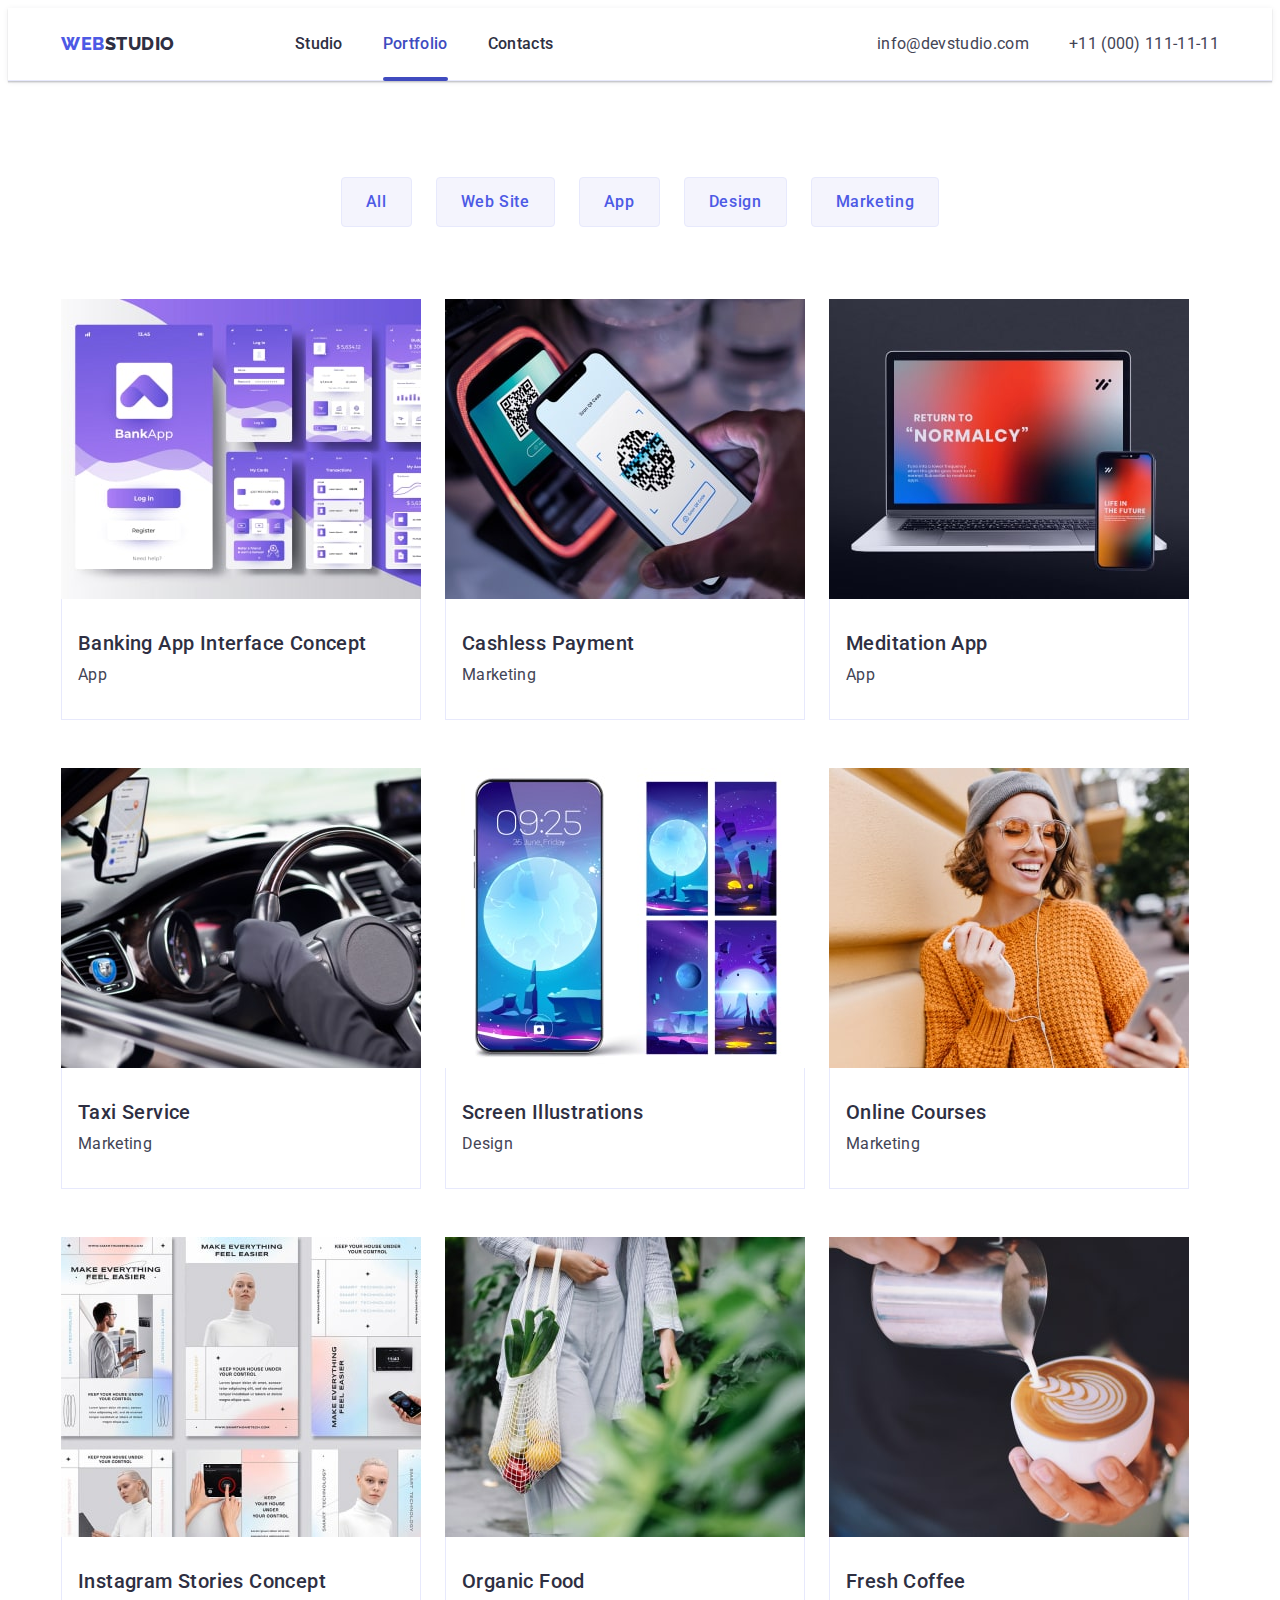
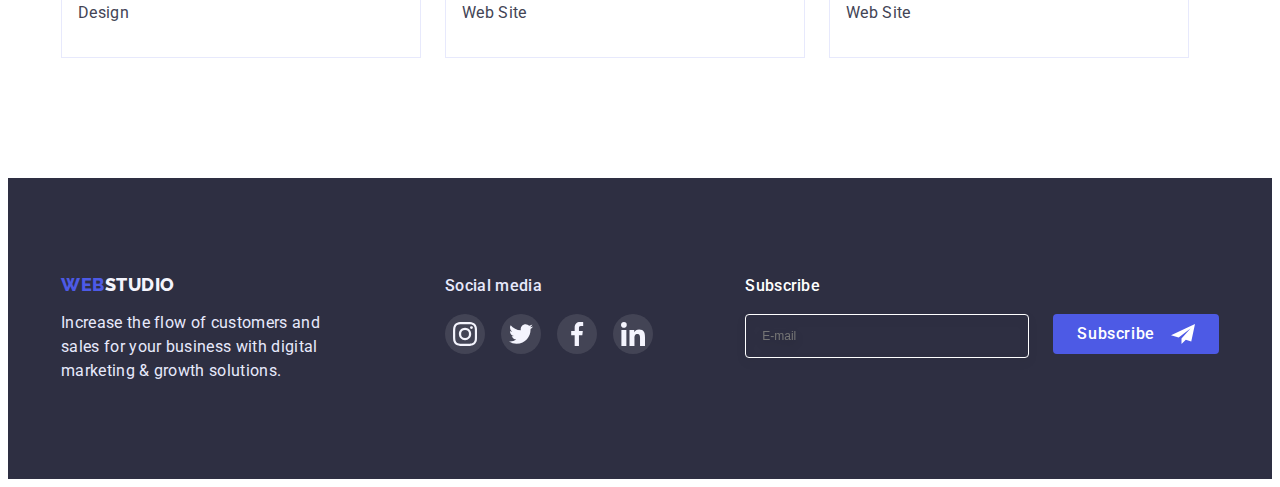
<file: portfolio.html>
<!DOCTYPE html>
<html lang="en">
  <head>
    <meta charset="UTF-8" />
    <meta http-equiv="X-UA-Compatible" content="IE=edge" />
    <meta name="viewport" content="width=device-width, initial-scale=1.0" />
    <title>Document</title>
    <link rel="preconnect" href="https://fonts.googleapis.com" />
    <link rel="preconnect" href="https://fonts.gstatic.com" crossorigin />
    <link
      href="https://fonts.googleapis.com/css2?family=Raleway:wght@800&family=Roboto:wght@400;500;700;900&display=swap"
      rel="stylesheet"
    />
    <link
      rel="stylesheet"
      href="https://cdnjs.cloudflare.com/ajax/libs/modern-normalize/1.1.0/modern-normalize.min.css"
      integrity="sha512-wpPYUAdjBVSE4KJnH1VR1HeZfpl1ub8YT/NKx4PuQ5NmX2tKuGu6U/JRp5y+Y8XG2tV+wKQpNHVUX03MfMFn9Q=="
      crossorigin="anonymous"
      referrerpolicy="no-referrer"
    />
    <link rel="stylesheet" href="./css/styles.css" />
    <link rel="stylesheet" href="./css/media.css" />
  </head>
  <body>
    <!--header-->
    <header class="header">
      <div class="container header-container">
        <nav class="header-nav">
          <a class="header-logo link" href="./index.html"
            >Web<span class="header-logo-studio">Studio</span></a
          >
          <ul class="header-link list">
            <li class="item">
              <a class="header-item link" href="./index.html">Studio</a>
            </li>
            <li class="item ">
              <a class="header-item current link " href="./portfolio.html">Portfolio</a>
            </li>
            <li class="item">
              <a class="header-item link " href="">Contacts</a>
            </li>
          </ul>
        </nav>
        <address class="header-address">
          <ul class="header-contacts list">
            <li>
              <a class="contacts link" href="mailto:info@devstudio.com"
                >info@devstudio.com</a
              >
            </li>
            <li>
              <a class="contacts link" href="tel:+110001111111"
                >+11 (000) 111-11-11</a
              >
            </li>
          </ul>
        </address>
      </div>
    </header>
    <!--main-->
    <!--filters-->
    <main>
      <section class="project">
        <div class="container">
          <h1 hidden>project card</h1>
          <ul class="filters-button list">
            <li><button class="filter-btn" type="button">All</button></li>
            <li><button class="filter-btn" type="button">Web Site</button></li>
            <li><button class="filter-btn" type="button">App</button></li>
            <li><button class="filter-btn" type="button">Design</button></li>
            <li><button class="filter-btn" type="button">Marketing</button></li>
          </ul>
          <!--project card-->
          <ul class="project-list list">
            <li class="project-card">
              <a class="project-link link" href="">
                <div class="project-cover-card">
                  <img
                    src="./images/project-cart-img/banking-img.jpg"
                    alt="banking"
                    width="360"
                    height="300"
                  />
                    <p class="project-cover-text">
                      14 Stylish and User-Friendly App Design Concepts · Task
                      Manager App · Calorie Tracker App · Exotic Fruit Ecommerce
                      App · Cloud Storage App
                    </p>
                </div>
                <div class="project-container">
                  <h2 class="project-subtitle">
                    Banking App Interface Concept
                  </h2>
                  <p class="project-text">App</p>
                </div>
              </a>
            </li>
            <li class="project-card">
              <a class="project-link link" href="">
                <div class="project-cover-card">
                  <img
                    src="./images/project-cart-img/cashless-img.jpg"
                    alt="cashless payment"
                    width="360"
                    height="300"
                  />
                  <div class="project-cover-container">
                    <p class="project-cover-text">
                      14 Stylish and User-Friendly App Design Concepts · Task
                      Manager App · Calorie Tracker App · Exotic Fruit Ecommerce
                      App · Cloud Storage App
                    </p>
                  </div>
                </div>
                <div class="project-container">
                  <h2 class="project-subtitle">Cashless Payment</h2>
                  <p class="project-text">Marketing</p>
                </div>
              </a>
            </li>
            <li class="project-card">
              <a class="project-link link" href="">
                <div class="project-cover-card">
                  <img
                    src="./images/project-cart-img/meditaion-img.jpg"
                    alt="meditaion"
                    width="360"
                    height="300"
                  />
                  <div class="project-cover-container">
                    <p class="project-cover-text">
                      14 Stylish and User-Friendly App Design Concepts · Task
                      Manager App · Calorie Tracker App · Exotic Fruit Ecommerce
                      App · Cloud Storage App
                    </p>
                  </div>
                </div>
                <div class="project-container">
                  <h2 class="project-subtitle">Meditation App</h2>
                  <p class="project-text">App</p>
                </div>
              </a>
            </li>
            <li class="project-card">
              <a class="project-link link" href="">
                <div class="project-cover-card">
                  <img
                    src="./images/project-cart-img/taxi-img.jpg"
                    alt="taxi service"
                    width="360"
                    height="300"
                  />
                  <div class="project-cover-container">
                    <p class="project-cover-text">
                      14 Stylish and User-Friendly App Design Concepts · Task
                      Manager App · Calorie Tracker App · Exotic Fruit Ecommerce
                      App · Cloud Storage App
                    </p>
                  </div>
                </div>
                <div class="project-container">
                  <h2 class="project-subtitle">Taxi Service</h2>
                  <p class="project-text">Marketing</p>
                </div>
              </a>
            </li>
            <li class="project-card">
              <a class="project-link link" href="">
                <div class="project-cover-card">
                  <img
                    src="./images/project-cart-img/screen-img.jpg"
                    alt="screen"
                    width="360"
                    height="300"
                  />
                  <div class="project-cover-container">
                    <p class="project-cover-text">
                      14 Stylish and User-Friendly App Design Concepts · Task
                      Manager App · Calorie Tracker App · Exotic Fruit Ecommerce
                      App · Cloud Storage App
                    </p>
                  </div>
                </div>
                <div class="project-container">
                  <h2 class="project-subtitle">Screen Illustrations</h2>
                  <p class="project-text">Design</p>
                </div>
              </a>
            </li>
            <li class="project-card">
              <a class="project-link link" href="">
                <div class="project-cover-card">
                  <img
                    src="./images/project-cart-img/online-img.jpg"
                    alt="online courses"
                    width="360"
                    height="300"
                  />
                  <div class="project-cover-container">
                    <p class="project-cover-text">
                      14 Stylish and User-Friendly App Design Concepts · Task
                      Manager App · Calorie Tracker App · Exotic Fruit Ecommerce
                      App · Cloud Storage App
                    </p>
                  </div>
                </div>
                <div class="project-container">
                  <h2 class="project-subtitle">Online Courses</h2>
                  <p class="project-text">Marketing</p>
                </div>
              </a>
            </li>
            <li class="project-card">
              <a class="project-link link" href="">
                <div class="project-cover-card">
                  <img
                    src="./images/project-cart-img/instagram-img.jpg"
                    alt="instagram"
                    width="360"
                    height="300"
                  />
                  <div class="project-cover-container">
                    <p class="project-cover-text">
                      14 Stylish and User-Friendly App Design Concepts · Task
                      Manager App · Calorie Tracker App · Exotic Fruit Ecommerce
                      App · Cloud Storage App
                    </p>
                  </div>
                </div>
                <div class="project-container">
                  <h2 class="project-subtitle">Instagram Stories Concept</h2>
                  <p class="project-text">Design</p>
                </div>
              </a>
            </li>
            <li class="project-card">
              <a class="project-link link" href="">
                <div class="project-cover-card">
                  <img
                    src="./images/project-cart-img/organic-img.jpg"
                    alt="organic food"
                    width="360"
                    height="300"
                  />
                  <div class="project-cover-container">
                    <p class="project-cover-text">
                      14 Stylish and User-Friendly App Design Concepts · Task
                      Manager App · Calorie Tracker App · Exotic Fruit Ecommerce
                      App · Cloud Storage App
                    </p>
                  </div>
                </div>
                <div class="project-container">
                  <h2 class="project-subtitle">Organic Food</h2>
                  <p class="project-text">Web Site</p>
                </div>
              </a>
            </li>
            <li class="project-card">
              <a class="project-link link" href="">
                <div class="project-cover-card">
                  <img
                    src="./images/project-cart-img/fresh-img.jpg"
                    alt="fresh coffee"
                    width="360"
                    height="300"
                  />
                  <div class="project-cover-container">
                    <p class="project-cover-text">
                      14 Stylish and User-Friendly App Design Concepts · Task
                      Manager App · Calorie Tracker App · Exotic Fruit Ecommerce
                      App · Cloud Storage App
                    </p>
                  </div>
                </div>
                <div class="project-container">
                  <h2 class="project-subtitle">Fresh Coffee</h2>
                  <p class="project-text">Web Site</p>
                </div>
              </a>
            </li>
          </ul>
        </div>
      </section>
    </main> 
    <!--footer-->
    <footer class="footer">
      <div class="container footer-section">
        <div class="footer-container">
          <a class="footer-logo link" href="./index.html"
            >Web<span class="footer-logo-studio">Studio</span></a
          >
          <p class="footer-text">
            Increase the flow of customers and sales for your business with
            digital marketing & growth solutions.
          </p>
        </div>
        <div class="footer-soc">
          <p class="footer-soc-title">Social media</p>
          <ul class="footer-soc-list list">
            <li class="footer-soc-item">
              <a class="footer-soc-link link" href="">
                <svg class="footer-soc-icons">
                  <use href="./images/icons-m.svg#icon-instagram"></use>
                </svg>
              </a>
            </li>
            <li class="footer-soc-item">
              <a class="footer-soc-link link" href="">
                <svg class="footer-soc-icons">
                  <use href="./images/icons-m.svg#icon-twitter"></use>
                </svg>
              </a>
            </li>
            <li class="footer-soc-item">
              <a class="footer-soc-link link" href="">
                <svg class="footer-soc-icons">
                  <use href="./images/icons-m.svg#icon-facebook"></use>
                </svg>
              </a>
            </li>
            <li class="footer-soc-item">
              <a class="footer-soc-link link" href="">
                <svg class="footer-soc-icons">
                  <use href="./images/icons-m.svg#icon-linkedin"></use>
                </svg>
              </a>
            </li>
          </ul>
        </div>
        <div class="footer-modal">
          <p class="footer-modal-title">Subscribe</p>
              <form class="footer-form">
              <input
                class="footer-modal-input"
                type="email"
                placeholder="E-mail"
              />
              <button class="footer-butoon" type="submit">
                Subscribe
                <svg class="footer-imput-icon" width="24" height="24">
                  <use href="./images/icons-m.svg#icon-Frame"></use>
                </svg>
              </button>
            </form>
        </div>
      </div>
    </footer>
  </body>
</html>
</file>
<file: css/styles.css>
:root {
    --body-color:#434455;     
    /*----------header----------*/
    --logo-web-color:#4D5AE5;
    --logo-studio-color:#2E2F42;
    --header-item-color:#2E2F42;
    --header-item-hover-color:#404BBF;
    --contacs-color:#434455;
    --contacs-hover-color:#404BBF;
    /*----------hero----------*/
    --hero-gadient-color:linear-gradient(rgba(46, 47, 66, 0.7),rgba(46, 47, 66, 0.7));
    --hero-background-color:#2E2F42;
    --header-hero-color:#FFFFFF;
    --hero-button-background-color:#4D5AE5;
    --hero-button-hover-background-color:#404BBF;
    --hero-button-text-color:#FFFFFF;
    /*----------main----------*/
    --main-subtitle-color:#2E2F42;
    --team-background-color:#F4F4FD;
    /*----------team----------*/
    --team-container-color: #FFFFFF;
    /*----------filters----------*/
    --filter-btn-color:#4D5AE5;
    --filter-btn-background-color:#F4F4FD;
    --filter-btn-hover-color:#FFFFFF;
    --filter-btn-hover-background-color:#404BBF;
    /*----------footer----------*/
    --footer-background-color:#2E2F42;
    --footer-logo-color:#4D5AE5;
    --footer-logo-studio-color:#F4F4FD;
    --footer-text-color:#E7E9FC;
    --footer-icons: rgba(255, 255, 255, 0.1);
    --footer-icons-hover:#31D0AA;
    /*-----------customers----------*/
    --icons-color:#8e8f99;
    --icons-hover-color: #404BBF;
    /*-----------transition----------*/
    --transition-duration: 250ms;
    --cubic-bezier:(0.4, 0, 0.2, 1);
    /*-----------customers----------*/
    }
    /*----------reset----------*/
    p,h1,h2,h3,h4 {
        margin: 0;
    }
    ul {
        margin: 0;
        padding-left: 0;
    }
    button {
        cursor: pointer;
    }
    address {
        font-stretch: normal;
    }

    /*----------body---------*/
    
    body {
        font-family: "Roboto", sans-serif;
        color:var(--body-color);
    }
    img {
        display: block;
    }
    .section {
        padding-top: 96px;
        padding-bottom: 96px;
    }
    
    .container {
        padding-left: 15px;
        padding-right: 15px;
        margin-left: auto;
        margin-right: auto;
    }

    .modal-non {
        margin: 0;
    }

    /*----------header----------*/

    .item > .current {
        color: #404BBF;
    }
    .link {
        text-decoration: none;
    }

    .visually-hidden {
        position: absolute;
        width: 1px;
        height: 1px;
        margin: -1px;
        border: 0;
        padding: 0;
        
        white-space: nowrap;
        clip-path: inset(100%);
        clip: rect(0 0 0 0);
        overflow: hidden;
    }
    
    .list {
        list-style: none;
    }
    .header {
        padding-top: 24px;
        padding-bottom: 24px;
        border-bottom: 1px solid #E7E9FC;
        box-shadow: 0px 2px 1px rgba(46, 47, 66, 0.08), 
        0px 1px 1px rgba(46, 47, 66, 0.16), 
        0px 1px 6px rgba(46, 47, 66, 0.08);
    }
    .header-contacts {
        display: none;
    }
    .header-container {
        display: flex;
        align-items: center;
        justify-content: space-between;
    }
    .header-nav {
        display: flex;
        align-items: center;
    }
    .header-link {
        display: none;
        gap: 40px;
        margin-left: 76px;
    }
    .header-logo {
        font-family: 'Raleway', sans-serif;
        font-weight: 800;
        font-size: 18px;
        line-height: 1.17;
        letter-spacing: 0.03em;
        text-transform: uppercase;
    }
    
    .header-logo {
        color:var(--logo-web-color);
    }
    
    .header-logo-studio {
        color:var(--logo-studio-color);
    }

        /*---mob menu---*/

    .menu-open-btn {
        background-color: transparent;
        border-color: transparent;
        fill: #2E2F42;
    }
    .menu-open-icon {

    }
    .mob-menu {
        position: fixed;
        display: flex;
        flex-direction: column;
        justify-content: space-between;
        overflow: auto;
        top: 0;
        left: 0;
        z-index: 2;
        width: 100%;
        height: 100%;
        padding: 80px 24px 40px 40px;
        transform: translateX(100%);
        transition: transform 250ms ease-in-out;
        background: #FFFFFF;
        box-shadow: 0px 2px 1px rgba(46, 47, 66, 0.08), 
        0px 1px 1px rgba(46, 47, 66, 0.16),
        0px 1px 6px rgba(46, 47, 66, 0.08);
    }
    .mob-menu.is-open {
        transform: translateX(0);
      }
    .mob-modal-close {
        display: flex;
        position: absolute;
        top: 24px;
        right: 24px;
        justify-content: center;
        align-items: center;
        width: 24px;
        height: 24px;
        border-radius: 50%;
        background: #E7E9FC;
        border: 1px solid rgba(0, 0, 0, 0.1);
        transition-property: background-color;
        transition-duration: var(--transition-duration) ;
        transition-timing-function: cubic-bezier(0.4, 0, 0.2, 1);

    }

    .mob-menu-item:not(:last-child) {
        margin-bottom: 40px;
    }
    .mob-menu-link {
        display: block;
        font-weight: 700;
        font-size: 36px;
        line-height: 1.11em;
        color: #2E2F42; 
    }
    .mob-menu-link:is(:focus) {
        color: #404BBF;
    }
    .mob-contacts {
        bottom: 100%;

    }
    .mob-contacts-item:not(:last-child) {
        margin-bottom: 40px;
    }
    .mob-tel-contacts {
        font-style: normal;
        font-weight: 700;
        font-size: 36px;
        line-height: 1.11em;
        color: #434455;
    }
    .mob-mail-contacts {
        font-style: normal;
        font-weight: 500;
        font-size: 20px;
        line-height: 1.20em;
        color: #434455;
    }
    .mob-tel-contacts:is(:focus) {
        color: #404BBF;
    }
    .mob-mail-contacts:is(:focus) {
        color: #404BBF;
    }

    .mob-soc-list {
        display: flex;
        margin-top: 48px;
        gap: 30px;
    }
    .mob-soc-item {
        width: 40px;
        height: 40px;
    }
    .mob-soc-link {
        width: 100%;
        height: 100%;
        border-radius: 50%;
        background-color: #4D5AE5;
        display: flex;
        justify-content: center;
        align-items: center;
        transition-property: background-color; 
        transition-duration: var(--transition-duration) ;
        transition-timing-function: cubic-bezier(0.4, 0, 0.2, 1);
    }
    .mob-soc-link:is(:focus) {
        background-color: #404BBF;
    }
    .mob-soc-icons {
        width: 24px;
        height: 24px;
    }
    /*----------main----------*/
    /*----------hero----------*/
    .hero {
        background-color:var(--hero-background-color);
        background-image:var(--hero-gadient-color), 
        url(../images/mob-hero-min.jpg);
        background-repeat: no-repeat;
        background-position: center;
        background-size: cover;
        max-width: 480px;
        margin: 0;
        margin-left: auto;
        margin-right: auto;
        padding-top: 112px;
        padding-bottom: 112px;
    }
    @media (min-device-pixel-ratio: 2),
        (-webkit-min-device-pixel-ratio: 2),
        (min-resolution: 192dpi),
        (min-resolution: 2dppx) {
    .hero {
        background-image: var(--hero-gadient-color), 
        url(../images/mob-hero-2x-min.jpg);
        }
    }
    
    .header-hero {
        font-weight: 700;
        font-size: 36px;
        line-height: 1.11em;
        text-align: center;
        letter-spacing: 0.02em;
        color:var(--header-hero-color);
        margin: 0 auto 72px;
    }
    
    .hero-button {
        display: block;
        margin: auto;
        border-radius: 4px;
        padding: 16px 32px;
        border: none;
        background-color:var(--hero-button-background-color);
        font-family: 'Roboto', sans-serif;
        font-weight: 500;
        font-size: 16px;
        line-height: 1.50em;
        letter-spacing: 0.04em;
        color:var(--hero-button-text-color);
        transition-property: background-color;
        transition-duration: var(--transition-duration) ;
        transition-timing-function: cubic-bezier(0.4, 0, 0.2, 1);
    }
    .hero-button:is(:hover, :focus) {
        cursor: pointer;
        background-color:var(--hero-button-hover-background-color);
        
    }
    
    /*----------feature----------*/
    .feature {
        display: flex;
        flex-wrap: wrap;
        gap: 72px 24px;
    }
    .feature-box {
        display: none;
        justify-content: center;
        height: 112px;
        align-items: center;
        background-color:#F4F4FD;
        border-radius: 4px;
    }
    .feature-icons {
        width: 64px;
        height: 64px;
    }
    .feature-list {
        /*flex-basis: calc((100% - 72px) / 3);*/
        width: 100%;
        
    }
    .feature-subtitle {
        text-align: center;
        font-weight: 700;
        font-size: 36px;
        line-height: 1.11em;
        letter-spacing: 0.02em;
        color:var(--main-subtitle-color);
    }
    
    .feature-text {
        margin-top: 8px;
        font-weight: 500;
        font-size: 16px;
        line-height: 1.50em;
        letter-spacing: 0.02em;
    }
    
    
    /*----------list of works----------*/
    .works {
        padding-bottom: 120px;
        display: none;
    }
    .works-title {
        margin-bottom: 72px;
        font-weight: 700;
        font-size: 36px;
        line-height: 1.11em;
        text-align: center;
        letter-spacing: 0.02em;
        text-transform: capitalize;
        color:var(--main-subtitle-color);    
    }
    .works-images {
        display: flex;
        gap: 24px;
    }
    /*----------Our Team----------*/
    .team {
        background-color:var(--team-background-color);
    }
    .team-container {
        padding-top: 32px;
        padding-bottom: 32px;
        background-color: var(--team-container-color);
        border-radius: 0px 0px 4px 4px;
        box-shadow: 0px 1px 6px rgba(46, 47, 66, 0.08), 
        0px 1px 1px rgba(46, 47, 66, 0.16), 
        0px 2px 1px rgba(46, 47, 66, 0.08);
    }
    .team-title {
        margin-bottom: 72px;
        font-weight: 700;
        font-size: 36px;
        line-height: 1.11em;
        text-align: center;
        letter-spacing: 0.02em;
        text-transform: capitalize;
        color:var(--main-subtitle-color);
    }
    .team-item {
        
    }
    .team-list {
        display: flex;
        justify-content: center;
        flex-wrap: wrap;
        gap: 72px;
        text-align: center;
    }
    .team-card {
        font-weight: 500;
        font-size: 20px;
        line-height: 1.20em;
        letter-spacing: 0.02em;
        color:var(--main-subtitle-color);
    }
    
    .team-text {
        margin-top: 8px;
        font-size: 16px;
        line-height: 1.50em;
        letter-spacing: 0.02em;
        margin-bottom: 8px;
    }
    .team-soc-list {
        display: flex;
        justify-content: center;
        gap: 24px;

    }
    .team-soc-item {
        width: 40px;
        height: 40px;
    }
    .team-soc-link {
        width: 100%;
        height: 100%;
        border-radius: 50%;
        background-color: #4D5AE5;
        display: flex;
        justify-content: center;
        align-items: center;
        transition-property: background-color; 
        transition-duration: var(--transition-duration) ;
        transition-timing-function: cubic-bezier(0.4, 0, 0.2, 1);
    }
    .team-soc-link:is(:hover, :focus) {
        background-color: #404BBF;
    }
    .team-soc-icons {
        width: 16px;
        height: 16px;
    }
    /*----------customers----------*/
    .customers-title {
        margin-bottom: 72px;
        text-align: center;
        font-weight: 700;
        font-size: 36px;
        line-height: 1.11em;
        letter-spacing: 0.02em;
    }
    .customers-list {
        display: flex;
        flex-wrap: wrap;
        justify-content: center;
        row-gap: 72px;
        column-gap: 16px;
    }
    .customers-item {
        height: 88px;
        flex-basis: calc((100% - 16px) / 2);
    }
    .customers-link {
        width: 100%;
        height: 100%;
        display: flex;
        justify-content: center;
        align-items: center;
        border: 1px solid var(--icons-color);
        border-radius: 4px;
        background-color:#FFFFFF;
        fill: var(--icons-color);
        transition-property: border,background-color,fill; 
        transition-duration: var(--transition-duration) ;
        transition-timing-function: cubic-bezier(0.4, 0, 0.2, 1);
    }
    .customers-icons {
        width: 104px;
        height: 56px;
    }
    .customers-link:is(:hover, :focus) {
        border: 1px solid var(--icons-hover-color);
        border-radius: 4px;
        background-color:#FFFFFF;
        fill: var(--icons-hover-color);
    }

    /*----------portfolio----------*/
    
    /*----------filters----------*/
    .filters-button {
        display: flex;
        justify-content: center;
        gap: 24px;
    }
    .filter-btn {
        padding: 12px 24px;
        border-radius: 4px;
        border: 1px solid #E7E9FC;
        color:var(--filter-btn-color);
        background-color:var(--filter-btn-background-color);
        cursor: pointer;
        font-family: "Roboto", sans-serif;
        font-weight: 500;
        font-size: 16px;
        line-height: 1.50em;
        letter-spacing: 0.04em;
        transition-property: border,background-color,color,box-shadow; 
        transition-duration: var(--transition-duration) ;
        transition-timing-function: cubic-bezier(0.4, 0, 0.2, 1);
    }
    
    .filter-btn:is(:hover, :focus) {
        border: 1px solid var(--filter-btn-hover-background-color);
        cursor: pointer;
        background-color:var(--filter-btn-hover-background-color);
        color:var(--filter-btn-hover-color);
        box-shadow: 0px 3px 1px rgba(0, 0, 0, 0.1), 
        0px 2px 1px rgba(0, 0, 0, 0.08), 
        0px 2px 2px rgba(0, 0, 0, 0.12);
    }
    /*----------project----------*/
    .project
    .project-container {
        padding-top: 32px;
        padding-bottom: 32px;
        padding-left: 16px;
        background: #FFFFFF;
        border-right: 1px solid #E7E9FC;
        border-bottom: 1px solid #E7E9FC;
        border-left: 1px solid #E7E9FC;
    }
    .project {
        padding-top: 96px;
        padding-bottom: 120px;
    }
    .project-link {
        display: block;
        position: relative;
        transition-property: box-shadow; 
        transition-duration: var(--transition-duration) ;
        transition-timing-function: cubic-bezier(0.4, 0, 0.2, 1);
    }
    .project-link:link {
        text-decoration: none;
    }
    .project-list {
        margin-top: 72px;
        display: flex;
        flex-wrap: wrap;
        gap: 48px 24px;
    
    }
    .project-card:hover .project-cover-text {
        transform: translate(0);
    }
    .project-cover-card {
        position: relative;
        overflow: hidden;
    }
    .project-cover-text {
        position: absolute;
        top: 0;
        left: 0;
        width: 100%;
        height: 100%;
        font-weight: 400;
        font-size: 16px;
        line-height: 1.50em;
        letter-spacing: 0.02em;
        color: #F4F4FD;
        background-color: #4D5AE5;
        padding-left: 32px;
        padding-right: 32px;
        padding-top: 40px;
        transform: translateY(101%);
        transition: transform var(--transition-duration);
        transition-timing-function: cubic-bezier(0.4, 0, 0.2, 1);
    }
    .project-link:is(:hover, :focus) {
        box-shadow: 0px 1px 6px rgba(46, 47, 66, 0.08), 
        0px 1px 1px rgba(46, 47, 66, 0.16), 
        0px 2px 1px rgba(46, 47, 66, 0.08);
    }
    .project-subtitle {
        font-weight: 500;
        font-size: 20px;
        line-height: 1.20em;
        letter-spacing: 0.02em;
        color:var(--main-subtitle-color);
    }
    
    .project-text {
        margin-top: 8px;
        font-size: 16px;
        line-height: 1.50em;
        letter-spacing: 0.02em;
        color: var(--contacs-color);
    }
        /*----------footer----------*/
    .footer-container {
        width: 268px;
    }
    .footer {
        background-color:var(--footer-background-color);
        padding-top: 96px;
        padding-bottom: 96px;
    }
    .footer-section {
        display: flex;
        flex-wrap: wrap;
        justify-content: center;
        gap: 72px;
    }
    .footer-logo {
        display: flex;
        justify-content: center;
        font-family: 'Raleway', sans-serif;
        font-style: normal;
        font-weight: 800;
        font-size: 18px;
        line-height: 1.17em;
        letter-spacing: 0.03em;
        text-transform: uppercase;
    }
            
    .footer-logo {
        color:var(--footer-logo-color);
    }
            
    .footer-logo-studio {
        color:var(--footer-logo-studio-color);
    }
        
    .footer-text {
        margin-top: 16px;
        font-size: 16px;
        line-height: 1.50em;
        letter-spacing: 0.02em;
        color:var(--footer-text-color);
    }
    .footer-soc {
        margin-left: auto;
        margin-right: auto;
    }
    .footer-soc-title {
        text-align: center;
        margin-bottom: 16px;
        font-weight: 500;
        font-size: 16px;
        line-height: 1.50em;
        letter-spacing: 0.02em;
        color: var(--footer-text-color);
    }
    .footer-soc-list {
        display: flex;
        justify-content: center;
        gap: 16px;
    
    }
    .footer-soc-item {
        width: 40px;
        height: 40px;
    }
    .footer-soc-link {
        width: 100%;
        height: 100%;
        border-radius: 50%;
        background-color: var(--footer-icons) ;
        display: flex;
        justify-content: center;
        align-items: center;
        transition-property: background-color; 
        transition-duration: var(--transition-duration) ;
        transition-timing-function: cubic-bezier(0.4, 0, 0.2, 1);
    }
    .footer-soc-link:is(:hover, :focus) {
        background-color: var(--footer-icons-hover);
    }
    .footer-soc-icons {
        width: 24px;
        height: 24px;
    }
    .footer-modal {
        display: flex;
        flex-direction: column;
        justify-content: center;
        row-gap: 16px;
    }
    .footer-modal-title {
        text-align: center;
        font-weight: 500;
        font-size: 16px;
        line-height: 1.50em;
        letter-spacing: 0.02em;
        color: #FFFFFF;
    }
    .footer-form {
        display: flex;
        flex-wrap: wrap;
        justify-content: center;
        row-gap: 16px;        
    }
    .footer-modal-input {
        width: 100%;
        height: 40px;
        font-weight: 400;
        padding-left: 16px;
        font-size: 12px;
        line-height: 1.20em;
        color: #FFFFFF;
        background-color: transparent;
        border: 1px solid #FFFFFF;
        filter: drop-shadow(0px 4px 4px rgba(0, 0, 0, 0.15));
        border-radius: 4px;
        outline: transparent;
    }
    .footer-butoon {
        display: flex;
        justify-content: center;
        align-items: center;
        height: 40px;
        border-radius: 4px;
        padding: 8px 24px;
        gap: 16px;
        border: none;
        background-color:var(--hero-button-background-color);
        font-family: 'Roboto', sans-serif;
        font-weight: 500;
        font-size: 16px;
        line-height: 1.50em;
        letter-spacing: 0.04em;
        color:var(--hero-button-text-color);
        transition-property: background-color;
        transition-duration: var(--transition-duration) ;
        transition-timing-function: cubic-bezier(0.4, 0, 0.2, 1);
    }
    .footer-butoon:is(:hover, :focus) {
        cursor: pointer;
        background-color:var(--hero-button-hover-background-color);        
    }
    .footer-imput-icon {
    }
    /*----------backdrop----------*/
    .backdrop {
        position: fixed;
        top: 0;
        left: 0;
        width: 100%;
        height: 100%;
        opacity: 1;
        background-color:rgba(46, 47, 66, 0.4);
        transition: opacity var(--transition-duration) 
        cubic-bezier(0.4, 0, 0.2, 1), 
        visibility var(--transition-duration) 
        cubic-bezier(0.4, 0, 0.2, 1);
    }
    .modal {
        width: 90%;
        max-width: 392px;
        position: absolute;
        top: 50%;
        left: 50%;
        padding: 72px 16px 24px;
        transform: translate(-50%, -50%) scale(1);
        transition: transform var(--transition-duration)
        cubic-bezier(0.4, 0, 0.2, 1);
        background: #FCFCFC;
        box-shadow: 0px 1px 1px rgba(0, 0, 0, 0.14), 
        0px 1px 3px rgba(0, 0, 0, 0.12), 
        0px 2px 1px rgba(0, 0, 0, 0.2);
        border-radius: 4px;
    }
    .backdrop.is-hidden .modal {
        transform: translate(-50%, -50%) scale(0.5);
        
    }
    .modal-close {
        display: flex;
        position: absolute;
        top: 24px;
        right: 24px;
        justify-content: center;
        align-items: center;
        width: 24px;
        height: 24px;
        border-radius: 50%;
        background: #E7E9FC;
        border: 1px solid rgba(0, 0, 0, 0.1);
        transition-property: background-color;
        transition-duration: var(--transition-duration) ;
        transition-timing-function: cubic-bezier(0.4, 0, 0.2, 1);

    }
    .modal-close:is(:hover, :focus) {
        background-color: #404BBF;
        fill: #FFFFFF;
    }

    .modal-icon {
        width: 8px;
        height: 8px;
    }
    .is-hidden {
        opacity: 0;
        visibility: hidden;
        pointer-events: none;
    }
        /*-----input-----*/
    .modal-title {
        margin-bottom: 16px;
        font-weight: 500;
        font-size: 16px;
        line-height: 1.50em;
        text-align: center;
        letter-spacing: 0.02em;
        color: #2E2F42;
    }
    .modal-field {
        margin-bottom: 8px;
    }
    .modal-label-text {
        display: block;
        font-weight: 400;
        font-size: 12px;
        line-height: 1.17em;
        letter-spacing: 0.04em;
        color: #8E8F99;
    }
    .modal-input {
        width: 100%;
        height: 40px;
        padding-left: 38px;
        font-weight: 400;
        font-size: 16px;
        line-height: 1.20em;
        letter-spacing: 0.02em;
        color: #2E2F42;
        background-color: transparent;
        border: 1px solid rgba(33, 33, 33, 0.2);
        border-radius: 4px;
        outline: none;
        transition-property: border-color,fill;
        transition-duration: var(--transition-duration) ;
        transition-timing-function: cubic-bezier(0.4, 0, 0.2, 1);
    }
    .modal-input:focus {
        border-color: #4D5AE5;
    }
    .modal-input:focus + .modal-imput-icon {
        fill:#4D5AE5;
    }
    .imput-wrap {
        position: relative;
        margin-top: 4px;
    }
    .modal-imput-icon {
        position: absolute;
        fill: #2E2F42;
        left: 16px;
        top: 50%;
        transform: translateY(-50%);
    }
    .modal-textarea {
        display: block;
        width: 100%;
        height: 120px;
        padding: 8px 16px;
        font-weight: 400;
        font-size: 12px;
        line-height: 1.17em;
        letter-spacing: 0.04em;
        color: rgba(46, 47, 66, 0.4);
        background-color: transparent;
        border: 1px solid rgba(33, 33, 33, 0.2);
        border-radius: 4px;
        outline: none;
        resize: none;
        transition-property: border-color;
        transition-duration: var(--transition-duration) ;
        transition-timing-function: cubic-bezier(0.4, 0, 0.2, 1);
    }
    .modal-textarea:focus {
        border-color: #4D5AE5;
        
    }
    .modal-check-box {
        margin-top: 16px;
        margin-bottom: 24px;
    }
    .modal-check:checked + .check-text span{
        background-color: #404BBF;
        border: none;
        fill: #F4F4FD;
    }
    .check-text {
        display: flex;
        gap: 8px;
        font-size: 12px;
        line-height: 1.17em;
        letter-spacing: 0.04em;
        color: #8E8F99;
    }
    .check-text span{
        display: flex;
        align-items: center;
        justify-content: center;
        flex-shrink: 0;
        width: 16px;
        height: 16px;  
        border: 1px solid #2E2F42;
        border-radius: 2px;
        fill: transparent;
    }
    .check-link {
        font-size: 12px;
        line-height: 1.17em;
        letter-spacing: 0.04em;
        color: #4D5AE5;
    }
    .modal-butoon {
        display: block;
        margin: auto;
        border-radius: 4px;
        padding: 16px 32px;
        width: 169px;
        height: 56px;
        border: none;
        background-color:var(--hero-button-background-color);
        font-family: 'Roboto', sans-serif;
        font-weight: 500;
        font-size: 16px;
        line-height: 1.50em;
        letter-spacing: 0.04em;
        color:var(--hero-button-text-color);
        box-shadow: 0px 4px 4px rgba(0, 0, 0, 0.15);
        transition-property: background-color;
        transition-duration: var(--transition-duration) ;
        transition-timing-function: cubic-bezier(0.4, 0, 0.2, 1);
    }
    .modal-butoon:is(:hover, :focus) {
        cursor: pointer;
        background-color:var(--hero-button-hover-background-color);
    }
    /*----------portfolio----------*/
</file>
<file: css/media.css>
/*----------mobile---------*/
@media screen and (min-width: 428px) {
    .container {
        width: 428px;
    }

        /*---header---*/

        .mob-soc-list {
            gap: 56px;
        }

        /*---hero---*/
        /*---Our Team---*/

        .team > .container {
            width: 296px;
        }

        /*---customers---*/
        /*---footer---*/

    .footer-container {
        margin-left: auto;
        margin-right: auto;
    }
    .footer-soc-title {

    }

}
/*----------tablet---------*/
@media screen and (min-width: 768px) {
    .container {
        width: 768px;
    }
    .section {
        padding-top: 96px;
        padding-bottom: 96px;
    }

        /*---header---*/

    .current::after {
        content: '';
        position: absolute;
        width: 100%;
        height: 4px;
        left: 0px;
        top: 50px;
        background: #404BBF;
        border-radius: 2px;
    }
    .menu-open-btn {
        display: none;
    }
    .header {
        padding-top: 16px;
        padding-bottom: 16px;
    }
    .header-link {
        display: flex;
        margin-left: 120px;
    }
    .header-contacts {
        justify-content: end;
        display: flex;
        flex-direction: column;
        row-gap: 12px;
    }
    .header-item {
        display: block;
        position: relative;
        padding: 0;
        font-weight: 500;
        font-size: 16px;
        line-height: 1.50em;
        letter-spacing: 0.02em;
        color:var(--header-item-color);
        transition: color var(--transition-duration) cubic-bezier(0.4, 0, 0.2, 1);
    }
    
    .header-item:is(:hover, :focus)
     {
        color:var(--header-item-hover-color);
    }
    
    .header-address {
        font-style: normal;
    }
    .contacts {
        font-family: 'Roboto';
        font-style: normal;
        font-size: 12px;
        line-height: 1.17em;
        letter-spacing: 0.02em;
        color:var(--contacs-color);
        transition: color var(--transition-duration) cubic-bezier(0.4, 0, 0.2, 1);
    }
    
    .contacts:is(:hover, :focus) {
        color:var(--contacs-hover-color);
    }

        /*---hero---*/

    .hero {
        max-width: 768px;
        background-image:var(--hero-gadient-color), 
        url(../images/tab-hero-min.jpg);
        padding-top: 121px;
        padding-bottom: 121px;        
    }
@media (min-device-pixel-ratio: 2),
        (-webkit-min-device-pixel-ratio: 2),
        (min-resolution: 192dpi),
        (min-resolution: 2dppx) {
    .hero {
        background-image: var(--hero-gadient-color), 
        url(../images/tab-hero-2x-min.jpg);}
    }
    .header-hero {
        max-width: 496px;
        font-size: 56px;
        line-height: 1.07em;
        margin-top: 0;
        margin-left: auto;
        margin-right: auto;
        margin-bottom: 36px;           
        }

        /*---feature---*/

    .feature-subtitle {
        text-align: left;
    }
    .feature-list {
        width: calc((100% - 24px) / 2);
    }

        /*---Our Team---*/

    .team > .container {
        width: 582px;
    }
    .team-list {
        row-gap: 64px;
        column-gap: 24px;
    }

        /*---customers---*/

    .customers > .container {
        width: 582px;
    }
    .customers-list {
        column-gap: 24px;
    }
    .customers-item {
        flex-basis: calc((100% - 48px) / 3);
    }

        /*---footer---*/

    .footer > .container {
        width: 582px;
    }
    .footer-container {
        width: 264px;
        margin: 0;
    }
    .footer-section {
        justify-content: start;
        row-gap: 72px;
        column-gap: 24px;
    }
    .footer-logo {
        justify-content: start;
    }
    .footer-soc {
        margin: 0;
    }
    .footer-soc-title {
        text-align: left;
    }
    .footer-modal-title {
        text-align: left;
    }
    .footer-form {
        flex-wrap: nowrap;
        justify-content: start;
    }
    .footer-modal-input {
        width: 264px;
        margin-right: 24px;
    }
    .modal {
        width: 408px;
        max-width: 408px;
    }
}
/*----------desktop---------*/

@media screen and (min-width: 1158px) {
    .container {
        width: 1158px;
    }
    .section {
        padding-top: 120px;
        padding-bottom: 120px;
    }

        /*---header---*/

    .current::after {
        top: 45px;
    }
    .contacts {
        font-size: 16px;
        line-height: 1.50em;
    }
    .header-address {
    }
    .header-contacts {
        margin-left: auto;
        flex-direction: row;
        align-items: center;
        gap: 40px;
    }
    .header {
        padding-top: 24px;
        padding-bottom: 24px;
    }

        /*---hero---*/

    .hero {
        background-image:var(--hero-gadient-color), 
        url(../images/desk-hero-min.jpg);
        max-width: 1440px;
        padding-top: 188px;
        padding-bottom: 188px;
    }
@media (min-device-pixel-ratio: 2),
        (-webkit-min-device-pixel-ratio: 2),
        (min-resolution: 192dpi),
        (min-resolution: 2dppx) {
    .hero {
        background-image: var(--hero-gadient-color), 
        url(../images/desk-hero-2x-min.jpg);}
    }    
    .header-hero {
        margin-bottom: 48px;    
    }    
        /*---feature---*/

    .feature {
        flex-wrap: nowrap;
        gap: 24px;
    }
    .feature-box {
        display: flex;
    }
    .feature-list {
        flex-basis: calc((100% - 72px) / 3);;
    }
    .feature-subtitle {
        margin-top: 8px;
        font-weight: 500;
        font-size: 20px;
        line-height: 1.20em;
    }
    .feature-text {
        margin-top: 8px;
        font-weight: 400;
    }

        /*---list of works---*/

    .works {
        display: block;
    }

        /*---Our Team---*/

    .team > .container {
        width: 1158px;
    }
    .team-list {
        flex-wrap: nowrap;
        gap: 24px;
            
    }

        /*---customers---*/

    .customers > .container {
        width: 1158px;
    }
    .customers-list {
        flex-wrap: nowrap;
        gap: 24px;
    }
    .customers-item {
        height: 88px;
        flex-basis: calc((100% - 120px) / 6);
    }

        /*---footer---*/
        
    .footer > .container {
        width: 1158px;
    }
    .footer-section {
        gap: 0;
    }
    .footer-soc {
        margin-left: 120px;
    }
    .footer-modal {
        margin-left: auto;
        justify-content: stretch;
    }
    .footer-modal-input {
        width: 264px;
    }
}
</file>
